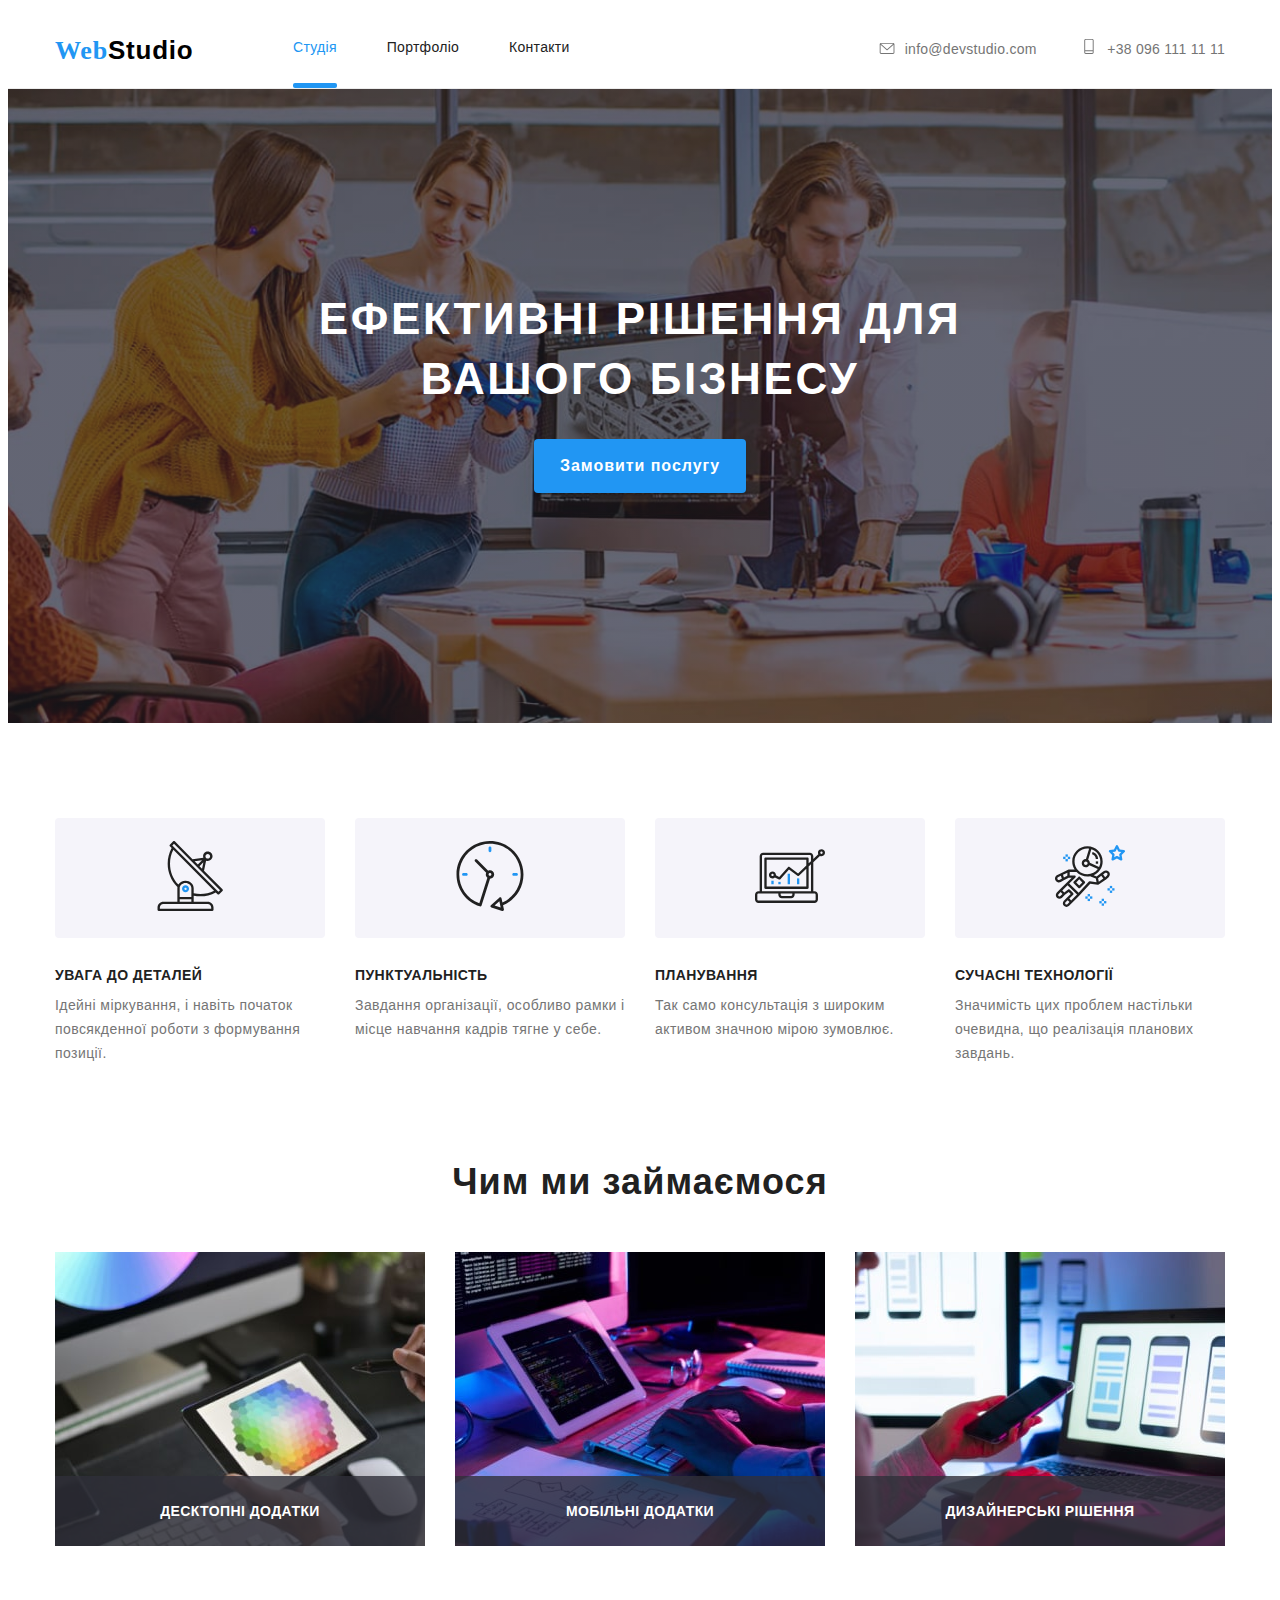
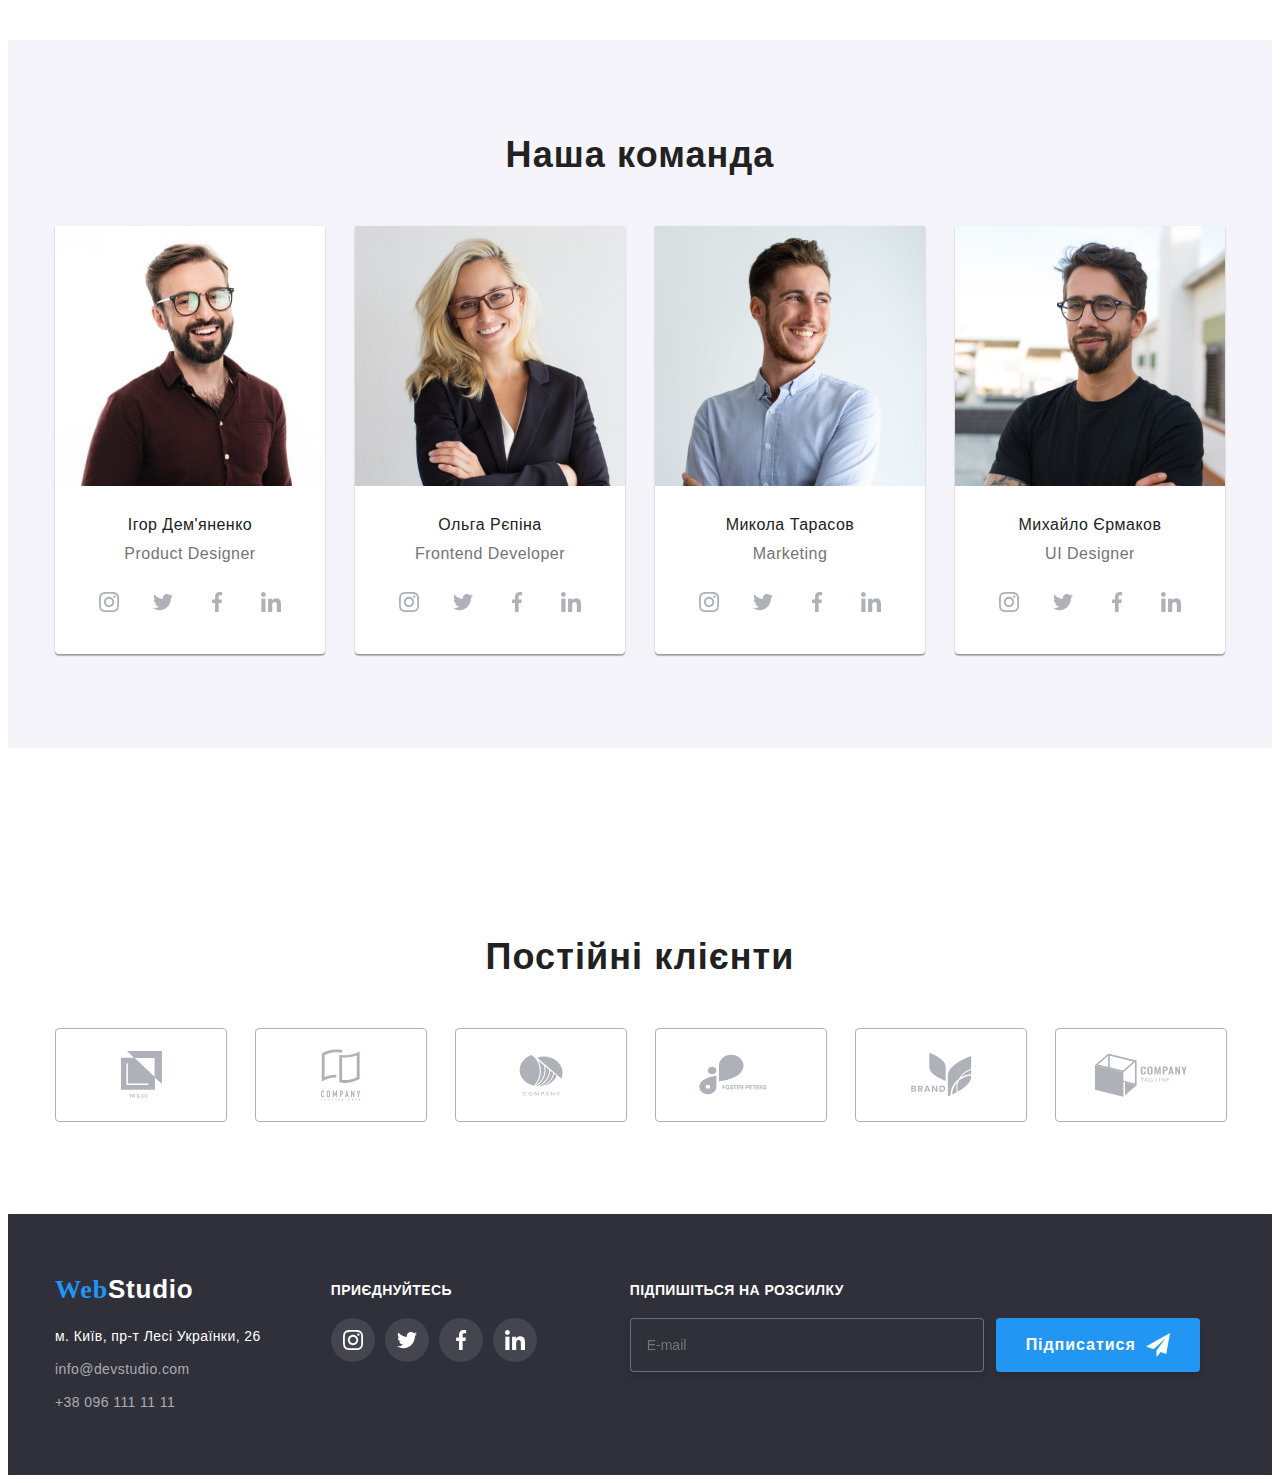
<file: index.html>
<!DOCTYPE html>
<html lang="en">
  <head>
    <meta charset="UTF-8" />
    <meta http-equiv="X-UA-Compatible" content="IE=edge" />
    <meta name="viewport" content="width=device-width, initial-scale=1.0" />
    <title>WebStudio</title>
    <!-- <link rel="stylesheet" href="./css/style.css" /> -->
    <link rel="stylesheet" href="./css/main.min.css">
  </head>

  <body>
    <header class="header">
      <div class="container">
        <nav class="header-nav">
        <a href="./index.html" class="header-logo">
          <h1><span class="logo">Web</span><span class="logo-header">Studio</span></h1>
        </a>
        <ul class="header-list list">
          <li><a href="./index.html" class="header-link link">Студія</a></li>
          <li><a href="./portfolio.html" class="header-links link">Портфоліо</a></li>
          <li><a href="./contacts.html" class="header-links link">Контакти</a></li>
        </ul>
        </nav>
        <div class="header-contact">
          <a href="mailto:info@devstudio.com" class="header-mail link"><svg width="16" height="12" class="header-icons"><use href="./img/icons.svg#icon-envelope-hover"></use></svg>info@devstudio.com</a>
          <a href="tel:+380961111111" class="header-tel link"><svg width="10" height="16" class="header-icons"><use href="./img/icons.svg#icon-Vector-4"></use></svg>+38 096 111 11 11</a>
        </div>
      </div>
    </header>

    <main>
      <section class="hero">
        <div class="hero__container">
          <p class="hero__title">Ефективні рішення для вашого бізнесу</p>
          <button type="button" class="hero__btn" data-modal-open>Замовити послугу</button>
        </div>
      </section>
      <section class="text">
        <div class="container">
          <ul class="text__list list">
            <li class="text__list_items">
              <div class="text__elements">
                <a href="#" class="text__link">
                <svg width="70" height="70" class="text__icons"><use href="./img/icons.svg#icon-Group-3"></use></svg></a>
              </div>
              <p class="text__titles">УВАГА ДО ДЕТАЛЕЙ</p>
              <p class="text__pre_titles">
                Ідейні міркування, і навіть початок повсякденної роботи з
                формування позиції.
              </p>
            </li>
            <li class="text__list_items">
              <div class="text__elements">
                <a href="#" class="text__link">
                <svg width="70" height="70" class="text__icons"><use href="./img/icons.svg#icon-clock-1"></use></svg></a>
              </div>
              <p class="text__titles">ПУНКТУАЛЬНІСТЬ</p>
              <p class="text__pre_titles">
                Завдання організації, особливо рамки і місце навчання кадрів
                тягне у себе.
              </p>
            </li>
            <li class="text__list_items">
              <div class="text__elements">
                <a href="#" class="text__link">
                <svg width="70" height="70" class="text__icons"><use href="./img/icons.svg#icon-diagram-1"></use></svg></a>
              </div>
              <p class="text__titles">ПЛАНУВАННЯ</p>
              <p class="text__pre_titles">
                Так само консультація з широким активом значною мірою зумовлює.
              </p>
            </li>
            <li class="text__list_items">
              <div class="text__elements">
                <a href="#" class="text__link">
                <svg width="70" height="70" class="text__icons"><use href="./img/icons.svg#icon-astronaut-1"></use></svg></a>
              </div>
              <p class="text__titles">СУЧАСНІ ТЕХНОЛОГІЇ</p>
              <p class="text__pre_titles">
                Значимість цих проблем настільки очевидна, що реалізація
                планових завдань.
              </p>
            </li>
          </ul>
        </div>
      </section>
      <section class="work">
        <div class="container">
          <h2 class="work-title">Чим ми займаємося</h2>
          <ul class="work-list list">
            <li class="work-list-items">
              <div class="work-img">
                <img
                src="./img/galerry_img_1.jpg"
                alt="galerry image"
                width="370"
                height="294"
                />
                <p class="work-cover-text">Десктопні додатки</p>
              </div>
            </li>
            <li class="work-list-items">
              <div class="work-img">
                <img
                src="./img/galerry_img_2.jpg"
                alt="galerry image"
                width="370"
                height="294"
                />
                <p class="work-cover-text">Мобільні додатки</p>
              </div>
            </li>
            <li class="work-list-items">
              <div class="work-img">
                <img
                src="./img/galerry_img_3.jpg"
                alt="galerry image"
                width="370"
                height="294"
                />
                <p class="work-cover-text">Дизайнерські рішення</p>
              </div>
            </li>
          </ul>
        </div>
      </section>
      <section class="team">
        <div class="container">
          <h3 class="team-title">Наша команда</h3>
          <ul class="team-list list">
            <li class="team-items">
              <img
                src="./img/team_img_1.jpg"
                alt="team image"
                width="270"
                height="260"
              />
              <p class="team-subject">Ігор Дем'яненко</p>
              <p class="team-desc">Product Designer</p>
              <ul class="team-soc-list list">
                <li class="team-soc-item">
                  <a href="#" class="team-soc-link link">
                    <svg width="20" height="20" class="team-soc-icons"><use href="./img/icons.svg#icon-instagram-2"></use></svg></a>
                </li>
                <li class="team-soc-item">
                  <a href="#" class="team-soc-link link">
                    <svg width="20" height="20" class="team-soc-icons"><use href="./img/icons.svg#icon-twitter-1"></use></svg></a>
                </li>
                <li class="team-soc-item">
                  <a href="#" class="team-soc-link link">
                    <svg width="20" height="20" class="team-soc-icons"><use href="./img/icons.svg#icon-facebook-1"></use></svg></a>
                </li>
                <li class="team-soc-item">
                  <a href="#" class="team-soc-link link">
                    <svg width="20" height="20" class="team-soc-icons"><use href="./img/icons.svg#icon-linkedin-1"></use></svg></a>
                </li>
              </ul>
            </li>
            <li class="team-items">
              <img
                src="./img/team_img_2.jpg"
                alt="team image"
                width="270"
                height="260"
              />
              <p class="team-subject">Ольга Рєпіна</p>
              <p class="team-desc">Frontend Developer</p>
              <ul class="team-soc-list list">
                <li class="team-soc-item">
                  <a href="#" class="team-soc-link link">
                    <svg width="20" height="20" class="team-soc-icons"><use href="./img/icons.svg#icon-instagram-2"></use></svg></a>
                </li>
                <li class="team-soc-item">
                  <a href="#" class="team-soc-link link">
                    <svg width="20" height="20" class="team-soc-icons"><use href="./img/icons.svg#icon-twitter-1"></use></svg></a>
                </li>
                <li class="team-soc-item">
                  <a href="#" class="team-soc-link link">
                    <svg width="20" height="20" class="team-soc-icons"><use href="./img/icons.svg#icon-facebook-1"></use></svg></a>
                </li>
                <li class="team-soc-item">
                  <a href="#" class="team-soc-link link">
                    <svg width="20" height="20" class="team-soc-icons"><use href="./img/icons.svg#icon-linkedin-1"></use></svg></a>
                </li>
              </ul>
            </li>
            <li class="team-items">
              <img
                src="./img/team_img_3.jpg"
                alt="team image"
                width="270"
                height="260"
              />
              <p class="team-subject">Микола Тарасов</p>
              <p class="team-desc">Marketing</p>
              <ul class="team-soc-list list">
                <li class="team-soc-item">
                  <a href="#" class="team-soc-link link">
                    <svg width="20" height="20" class="team-soc-icons"><use href="./img/icons.svg#icon-instagram-2"></use></svg></a>
                </li>
                <li class="team-soc-item">
                  <a href="#" class="team-soc-link link">
                    <svg width="20" height="20" class="team-soc-icons"><use href="./img/icons.svg#icon-twitter-1"></use></svg></a>
                </li>
                <li class="team-soc-item">
                  <a href="#" class="team-soc-link link">
                    <svg width="20" height="20" class="team-soc-icons"><use href="./img/icons.svg#icon-facebook-1"></use></svg></a>
                </li>
                <li class="team-soc-item">
                  <a href="#" class="team-soc-link link">
                    <svg width="20" height="20" class="team-soc-icons"><use href="./img/icons.svg#icon-linkedin-1"></use></svg></a>
                </li>
              </ul>
            </li>
            <li class="team-items">
              <img
                src="./img/team_img_4.jpg"
                alt="team image"
                width="270"
                height="260"
              />
              <p class="team-subject">Михайло Єрмаков</p>
              <p class="team-desc">UI Designer</p>
              <ul class="team-soc-list list">
                <li class="team-soc-item">
                  <a href="#" class="team-soc-link link">
                    <svg width="20" height="20" class="team-soc-icons"><use href="./img/icons.svg#icon-instagram-2"></use></svg></a>
                </li>
                <li class="team-soc-item">
                  <a href="#" class="team-soc-link link">
                    <svg width="20" height="20" class="team-soc-icons"><use href="./img/icons.svg#icon-twitter-1"></use></svg></a>
                </li>
                <li class="team-soc-item">
                  <a href="#" class="team-soc-link link">
                    <svg width="20" height="20" class="team-soc-icons"><use href="./img/icons.svg#icon-facebook-1"></use></svg></a>
                </li>
                <li class="team-soc-item">
                  <a href="#" class="team-soc-link link">
                    <svg width="20" height="20" class="team-soc-icons"><use href="./img/icons.svg#icon-linkedin-1"></use></svg></a>
                </li>
              </ul>
            </li>
          </ul>
        </div>
      </section>
      <section class="regular-clients">
        <div class="container">
        <h3 class="client-text">Постійні клієнти</h3>
          <ul class="clients-list list">
            <li class="clients-item"><a href="#" class="clients-link link">
                <svg width="41" height="47" class="clients-icons"><use href="./img/icons.svg#icon-Union"></use></svg>
              </a>
            </li>
            <li class="clients-item"><a href="#" class="clients-link link">
                <svg width="40" height="52" class="clients-icons"><use href="./img/icons.svg#icon-group"></use></svg>
              </a>
            </li>
            <li class="clients-item"><a href="#" class="clients-link link">
                <svg width="44" height="42" class="clients-icons"><use href="./img/icons.svg#icon-Object"></use></svg>
              </a>
            </li>
            <li class="clients-item"><a href="#" class="clients-link link">
                <svg width="84" height="41" class="clients-icons"><use href="./img/icons.svg#icon-group-1"></use></svg>
              </a>
            </li>
            <li class="clients-item"><a href="#" class="clients-link link">
                <svg width="63" height="45" class="clients-icons"><use href="./img/icons.svg#icon-group-2"></use></svg>
              </a>
            </li>
            <li class="clients-item"><a href="#" class="clients-link link">
                <svg width="94" height="44" class="clients-icons"><use href="./img/icons.svg#icon-Object-1"></use></svg>
              </a>
            </li>
          </ul>
        </div>
      </section>
    </main>

    <footer>
      <section class="footer">
        <div class="container">
          <a href="./index.html" class="logo-footer">
          <h4><span class="logo">Web</span><span class="footer-logo">Studio</span></h4>
          </a>
          <address class="address">
            <ul class="footer-list list">
              <li class="maps-link">
              <a
                  href="https://goo.gl/maps/BGoxk5Z8TYpSF4ss9"
                  target="_blank"
                  class="maps"
                  rel="noopener noreferrer nofollow" style="text-decoration: none;">м. Київ, пр-т Лесі Українки, 26</a>
              </li>
              <li class="mail-link">
                <a href="mailto:info@devstudio.com" class="mail" style="text-decoration: none;">info@devstudio.com</a>
              </li>
              <li class="tel-link">
                <a href="tel:+380961111111" class="tel" style="text-decoration: none;">+38 096 111 11 11</a>
              </li>
            </ul>
            <div class="footer-soc-list">
              <p class="footer-text">приєднуйтесь</p>
              <ul class="soc-list list">
                <li class="soc-item">
                  <a href="#" class="soc-link">
                    <svg width="20" height="20" class="footer-soc-icons"><use href="./img/icons.svg#icon-instagram"></use></svg></a>
                </li>
                <li class="soc-item">
                  <a href="#" class="soc-link">
                    <svg width="20" height="20" class="footer-soc-icons"><use href="./img/icons.svg#icon-twitter-1"></use></svg></a>
                </li>
                <li class="soc-item">
                  <a href="#" class="soc-link">
                    <svg width="20" height="20" class="footer-soc-icons"><use href="./img/icons.svg#icon-facebook-1"></use></svg></a>
                </li>
                <li class="soc-item">
                  <a href="#" class="soc-link">
                    <svg width="20" height="20" class="footer-soc-icons"><use href="./img/icons.svg#icon-linkedin-1"></use></svg></a>
                </li>
              </ul>
            </div>
            <div class="footer-group-input">
              <p class="footer-text">Підпишіться на розсилку</p>
              <div class="footer-input-wrapper">
                <input type="email" class="footer-input"
                placeholder="E-mail">
                <button type="submit" class="footer-button">Підписатися<svg width="24" height="24" class="footer-button-icon"><use href="./img/icons.svg#icon-icon-send-1"></use></svg></button>
              </div>
            </div>
          </address>
        </div>
      </section>
    </footer>
    
    <div class="backdrop is-hidden" data-modal>
      <div class="modal">
        <button type="button" class="modal-close" data-modal-close>
          <svg width="11" height="11" class="modal-icon"><use href="./img/icons.svg#icon-Vector-5"></use></svg>
        </button>
        <p class="modal-heading">Залиште свої дані, ми вам передзвонимо</p>
        <form action="#">

          <div class="modal-input-group">
            <label for="name">Ім'я</label>
            <div class="modal-input-wrapper">
              <input type="text" class="modal-input" name="name" id="name"
              required>
                <svg class="modal-input-icon" width="18" height="18">
                <use href="./img/icons.svg#icon-Vector-6"></use></svg>
            </div>
          </div>

          <div class="modal-input-group">
            <label for="name-tel">Телефон</label>
            <div class="modal-input-wrapper">
              <input type="tel" class="modal-input"
              name="name-tel" id="name-tel"
              pattern="[\+]\d{3}\s[\(]\d{2}[\)]\s\d{3}[\-]\d{2}[\-]\d{2}"
              required>
              <svg class="modal-input-icon" width="18" height="18">
                <use href="./img/icons.svg#icon-Vector-7"></use></svg>
            </div>
          </div>

          <div class="modal-input-group">
            <label for="name-email">Пошта</label>
            <div class="modal-input-wrapper">
              <input type="email" class="modal-input"
              name="name-email" id="name-email"
              required>
              <svg class="modal-input-icon" width="18" height="18">
                <use href="./img/icons.svg#icon-Vector-8"></use></svg>
            </div>
          </div>
          
          <div class="modal-input-group">
            <label for="comment">Коментар</label>
              <textarea name="comment" id="comment" class="modal-text"
              placeholder="Введіть текст"></textarea>
          </div>

          <div class="modal-group">
            <input type="checkbox" name="politic" id="politic" class="modal-politic-check visually-hidden">
            <label for="politic" class="modal-politic-label">
              <span class="modal-politic-check2">
                <svg width="11" height="8">
                <use href="./img/icons.svg#icon-Vector-9"></use></svg>
              </span>
              Погоджуюся з розсилкою та приймаю<a href="" class="modal-politic">Умови договору</a></label>
          </div>
          <button type="submit" class="modal-btn">Відправити</button>
        </form>
      </div>
    </div>
    <script src="./js/modal.js"></script>
  </body>
</html>
</file>
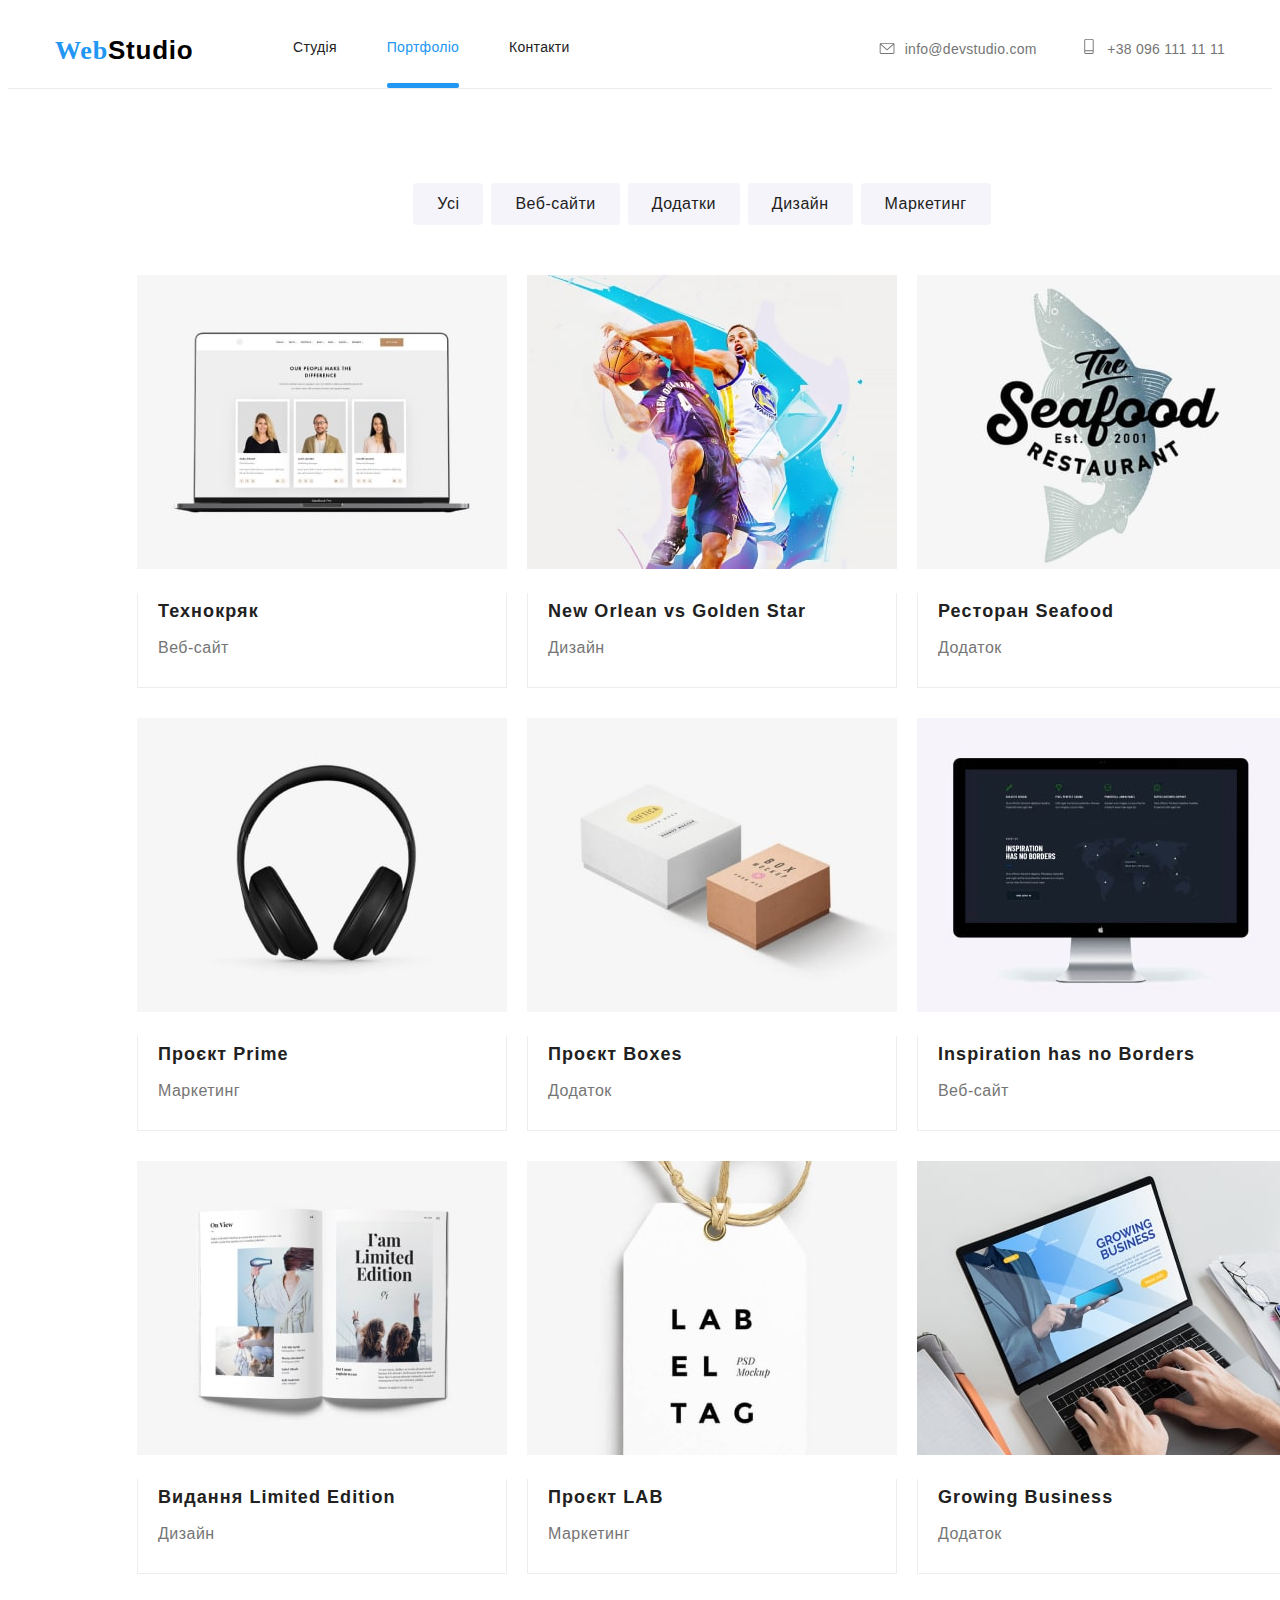
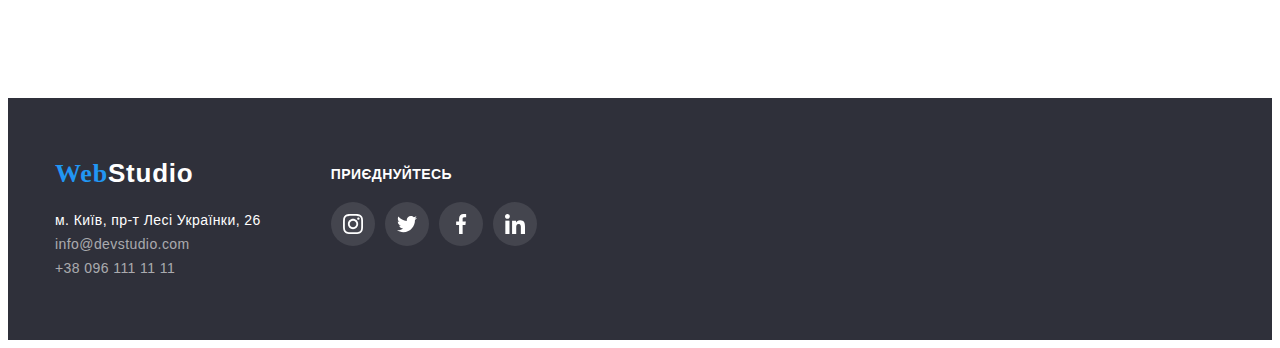
<file: portfolio.html>
<!DOCTYPE html>
<html lang="en">
<head>
    <meta charset="UTF-8">
    <meta http-equiv="X-UA-Compatible" content="IE=edge">
    <meta name="viewport" content="width=device-width, initial-scale=1.0">
    <title>Portfolio</title>
    <!-- <link rel="stylesheet" href="./css/style.css"> -->
    <link rel="stylesheet" href="./css/main.min.css">
</head>
<body>
    <header class="header">
        <div class="container">
            <nav class="header-nav">
                <a href="./index.html" class="header-logo">
                    <h1><span class="logo">Web</span><span class="logo-header">Studio</span></h1>
                </a>
                <ul class="header-list list">
                    <li><a href="./index.html" class="header-links link">Студія</a></li>
                    <li><a href="./portfolio.html" class="header-link link">Портфоліо</a></li>
                    <li><a href="./contacts.html" class="header-links link">Контакти</a></li>
                </ul>
            </nav>
        <div class="header-contact">
          <a href="mailto:info@devstudio.com" class="header-mail link"><svg width="16" height="12" class="header-icons"><use href="./img/icons.svg#icon-envelope-hover"></use></svg>info@devstudio.com</a>
          <a href="tel:+380961111111" class="header-tel link"><svg width="10" height="16" class="header-icons"><use href="./img/icons.svg#icon-Vector-4"></use></svg>+38 096 111 11 11</a>
        </div>
    </div>
 </header>

<main>
    <section class="main">
        <div class="container">
        <ul class="main-list list">
            <li class="main-link link">
                <button type="button" class="main-button link">Усі</button>
            </li>
            <li class="main-link link">
                <button type="button" class="main-button link">Веб-сайти</button>
            </li>
            <li class="main-link link">
                <button type="button" class="main-button link">Додатки</button>
            </li>
            <li class="main-link link">
                <button type="button" class="main-button link">Дизайн</button>
            </li>
            <li class="main-link link">
                <button type="button" class="main-button link">Маркетинг</button>
            </li>
        </ul>
        <ul class="main-list2 list">
            <li class="list-item">
                <div class="item-img">
                    <img src="./img/all_img_1.jpg" alt="all image">
                    <p class="item-cover-text">****************</p>
                </div>
                <div class="item-text">
                    <p class="title">Технокряк</p>
                    <p class="subtitle">Веб-сайт</p>
                </div>
            </li>
            <li class="list-item">
                <div class="item-img">
                    <img src="./img/all_img_2.jpg" alt="all image">
                    <p class="item-cover-text">****************</p>
                </div>
                    <div class="item-text">
                    <p class="title">New Orlean vs Golden Star</p>
                    <p class="subtitle">Дизайн</p>
                    </div>
            </li>
            <li class="list-item">
                <div class="item-img">
                    <img src="./img/all_img_3.jpg" alt="all image">
                    <p class="item-cover-text">****************</p>
                </div>
                    <div class="item-text">
                    <p class="title">Ресторан Seafood</p>
                    <p class="subtitle">Додаток</p>
                    </div>
            </li>
            <li class="list-item">
                <div class="item-img">
                    <img src="./img/all_img_4.jpg" alt="all image">
                    <p class="item-cover-text">****************</p>
                </div>
                    <div class="item-text">
                    <p class="title">Проєкт Prime</p>
                    <p class="subtitle">Маркетинг</p>
                    </div>
            </li>
            <li class="list-item">
                <div class="item-img">
                    <img src="./img/all_img_5.jpg" alt="all image">
                    <p class="item-cover-text">****************</p>
                </div>
                    <div class="item-text">
                    <p class="title">Проєкт Boxes</p>
                    <p class="subtitle">Додаток</p>
                    </div>
            </li>
            <li class="list-item">
                <div class="item-img">
                    <img src="./img/all_img_6.jpg" alt="all image">
                    <p class="item-cover-text">****************</p>
                </div>
                    <div class="item-text">
                    <p class="title">Inspiration has no Borders</p>
                    <p class="subtitle">Веб-сайт</p>
                    </div>
            </li>
            <li class="list-item">
                <div class="item-img">
                    <img src="./img/all_img_7.jpg" alt="all image">
                    <p class="item-cover-text">****************</p>
                </div>
                    <div class="item-text">
                    <p class="title">Видання Limited Edition</p>
                    <p class="subtitle">Дизайн</p>
                    </div>
            </li>
            <li class="list-item">
                <div class="item-img">
                    <img src="./img/all_img_8.jpg" alt="all image">
                    <p class="item-cover-text">****************</p>
                </div>
                    <div class="item-text">
                    <p class="title">Проєкт LAB</p>
                    <p class="subtitle">Маркетинг</p>
                    </div>
            </li>
            <li class="list-item">
                <div class="item-img">
                    <img src="./img/all_img_9.jpg" alt="all image">
                    <p class="item-cover-text">****************</p>
                </div>
                    <div class="item-text">
                    <p class="title">Growing Business</p>
                    <p class="subtitle">Додаток</p>
                    </div>
            </li>
        </ul>
        </div>
    </section>
</main>
    
    <footer>
        <section class="footer">
            <div class="container">
                <a href="./index.html" class="header-logo">
                    <h4><span class="logo">Web</span><span class="footer-logo">Studio</span></h4>
                </a>
        <address class="address">
            <ul class="footer-list list">
                <li><a href="https://goo.gl/maps/BGoxk5Z8TYpSF4ss9" class="maps" style="text-decoration: none;" target="_blank" rel="noopener noreferrer nofollow">м. Київ, пр-т Лесі Українки, 26</a></li>
                <li><a href="mailto:info@devstudio.com" class="mail" style="text-decoration: none;">info@devstudio.com</a></li>
                <li><a href="tel:+380961111111" class="tel" style="text-decoration: none;">+38 096 111 11 11</a></li>
            </ul>
            <div class="footer-soc-list">
              <p class="footer-text">приєднуйтесь</p>
              <ul class="soc-list list">
                <li class="soc-item">
                  <a href="#" class="soc-link">
                    <svg width="20" height="20" class="footer-soc-icons"><use href="./img/icons.svg#icon-instagram"></use></svg></a>
                </li>
                <li class="soc-item">
                  <a href="#" class="soc-link">
                    <svg width="20" height="20" class="footer-soc-icons"><use href="./img/icons.svg#icon-twitter-1"></use></svg></a>
                </li>
                <li class="soc-item">
                  <a href="#" class="soc-link">
                    <svg width="20" height="20" class="footer-soc-icons"><use href="./img/icons.svg#icon-facebook-1"></use></svg></a>
                </li>
                <li class="soc-item">
                  <a href="#" class="soc-link">
                    <svg width="20" height="20" class="footer-soc-icons"><use href="./img/icons.svg#icon-linkedin-1"></use></svg></a>
                </li>
              </ul>
            </div>
        </address>
        </div>
        </section>
    </footer>
</body>
</html>
</file>
<file: css/style.css>
:root {
  --main-color: #ccc;

  --accent-color: #2196f3;

  --main-margin: 30px;
}
p,
h1,
h2,
h3,
h4,
h5,
h6 {
  margin: 0;
}
ul {
  margin: 0;
  padding-left: 0;
}
button {
  cursor: pointer;
}
img {
  display: block;
}

body {
  font-family: "Roboto", sans-serif;
  color: #212121;
}

.container {
  width: 1170px;
  padding: 0 15px;
  margin: 0 auto;
}

.link {
  text-decoration: none;
}
.list {
  list-style: none;
}
/*------------HEADER------------*/
.header {
  border-bottom: 1px;
  border-bottom-style: solid;
  border-color: #ececec;
  padding: 25px 0;
}
header .container {
  display: flex;
  align-items: center;
}
.header-nav {
  display: flex;
  align-items: center;
}
.header-contact {
  margin-left: auto;
}
.header-list {
  font-family: "Roboto";
  font-style: normal;
  font-weight: 500;
  font-size: 14px;
  line-height: 16px;
  letter-spacing: 0.02em;
  color: #212121;
  display: flex;
}
.header-logo {
  width: 145px;
  height: 31px;
  margin-right: 93px;
  text-decoration: none;
  display: flex;
  align-items: center;
}
.logo {
  font-family: "Raleway";
  font-style: normal;
  font-weight: 700;
  font-size: 26px;
  line-height: calc(31 / 26);
  /* identical to box height */
  letter-spacing: 0.03em;
  color: #2196f3;
}
.logo-header {
  font-family: "Raleway", sans-serif;
  font-style: normal;
  font-weight: 700;
  font-size: 26px;
  line-height: calc(31 / 26);
  letter-spacing: 0.03em;
  color: #000;
  margin-right: 93px;
}
.header-links {
  font-family: "Roboto", sans-serif;
  font-style: normal;
  font-weight: 500;
  font-size: 14px;
  line-height: 1.14;
  letter-spacing: 0.02em;
  color: #212121;
  transition: color 250ms cubic-bezier(0.4, 0, 0.2, 1);
}
/*.header-list li + li {
  margin-left: 50px;
}*/
.header-list > li:not(:last-child) {
  margin-right: 50px;
}

.header-links:hover,
.header-links:focus {
  color: var(--accent-color);
}

.header-link {
  font-family: "Roboto", sans-serif;
  font-style: normal;
  font-weight: 500;
  font-size: 14px;
  line-height: 1.14;
  letter-spacing: 0.02em;
  color: #2196f3;
  transition: color 250ms cubic-bezier(0.4, 0, 0.2, 1);
}
.header-link:hover,
.header-link:focus {
  color: var(--accent-color);
}
.header-tel {
  font-weight: 500;
  font-size: 14px;
  line-height: 1.14;
  letter-spacing: 0.02em;
  color: #757575;
  transition: color 250ms cubic-bezier(0.4, 0, 0.2, 1);
}
/* .header-tel:hover,
.header-tel:focus {
  color: var(--accent-color);
} */
.header-tel:hover,
.header-tel:focus {
  color: var(--accent-color);
}
.header-icons {
  fill: currentColor;
}
.header-mail {
  font-weight: 500;
  font-size: 14px;
  line-height: 1.14;
  letter-spacing: 0.02em;
  color: #757575;
  margin-right: 40px;
  transition: color 250ms cubic-bezier(0.4, 0, 0.2, 1);
}
/* .header-mail:hover,
.header-mail:focus {
  color: var(--accent-color);
} */
.header-mail:hover,
.header-mail:focus {
  color: var(--accent-color);
}
.header-icons {
  fill: currentColor;
}
.header-icons {
  margin-right: 10px;
  width: 16px;
}

/*------------HERO------------*/

.hero-container {
  padding: 200px 0;
  max-width: 1600px;
  min-width: 1200px;
  margin: auto;
  background-image: linear-gradient(
      rgba(47, 48, 58, 0.4),
      rgba(47, 48, 58, 0.4)
    ),
    url(../img/hero-img.jpg);
  background-repeat: no-repeat;
  background-size: cover;
  background-position: center;
  background-color: #2f303a;
}
.hero-title {
  font-family: inherit;
  font-style: normal;
  background-color: #2f303a;
  font-weight: 900;
  font-size: 44px;
  line-height: 1.36;
  text-align: center;
  letter-spacing: 0.06em;
  text-transform: uppercase;
  background-color: transparent;
  color: #ffffff;
  display: flex;
  align-items: center;
  justify-content: center;
  width: 700px;
  height: 120px;
  margin: 0 auto;
}
.hero-btn {
  font-family: inherit;
  font-weight: 700;
  font-size: 16px;
  line-height: 1.87;
  display: flex;
  align-items: center;
  text-align: center;
  letter-spacing: 0.06em;
  color: #ffffff;
  background: #2196f3;
  box-shadow: 0px 4px 4px rgba(0, 0, 0, 0.15);
  border-radius: 4px;
  border-color: transparent;
  margin: 30px auto;
  padding: 10px 24px;
}
.hero-btn:hover,
.hero-btn:focus {
  background-color: var(--accent-color);
}
/*------------TEXT------------*/
.text {
  padding: 95px 0;
}
.list-text {
  display: flex;
}
.text-items:not(:last-child) {
  margin-right: var(--main-margin);
}
.text-elements {
  width: 270px;
  height: 120px;
  display: flex;
  background: #f5f4fa;
  border-radius: 4px;
  justify-content: center;
  align-items: center;
}
.text-elements:not(:last-child) {
  margin: 0 0 30px 0;
}
.text-titles {
  font-weight: 700;
  font-size: 14px;
  line-height: 1.14;
  letter-spacing: 0.03em;
  text-transform: uppercase;
  color: #212121;
  padding-bottom: 10px;
}
.text-pre-titles {
  font-weight: 400;
  font-size: 14px;
  line-height: 1.71;
  letter-spacing: 0.03em;
  color: #757575;
  max-width: 270px;
}
/*------------WORK------------*/
.work {
  padding-bottom: 94px;
}
.work-title {
  font-family: inherit;
  font-weight: 700;
  font-size: 36px;
  line-height: 1.16;
  text-align: center;
  letter-spacing: 0.03em;
  color: #212121;
  padding-bottom: 50px;
}
.work-list {
  display: flex;
}
/* .work-items {
} */
.work-img {
  position: relative;
}
.work-cover-text {
  font-family: inherit;
  font-weight: 700;
  font-size: 14px;
  line-height: 16px;
  text-align: center;
  letter-spacing: 0.03em;
  text-transform: uppercase;
  color: #ffffff;
  width: 100%;
  background: rgba(47, 48, 58, 0.8);
  padding: 27px 0;

  position: absolute;
  top: 0;
  transform: translateY(320%);
}
.work-items:not(:last-child) {
  margin-right: var(--main-margin);
}
/*------------TEAM------------*/
.team {
  background-color: #f5f4fa;
  padding: 94px 0;
}
.team-title {
  font-family: inherit;
  font-weight: 700;
  font-size: 36px;
  line-height: 1.16;
  text-align: center;
  letter-spacing: 0.03em;
  color: #212121;
  padding-bottom: 50px;
}
.team-list {
  display: flex;
  max-width: 1170px;
}
.team-items:not(:last-child) {
  margin-right: var(--main-margin);
}
.team-items {
  width: calc((100% - 90px) / 4);
  border-radius: 0px 0px 4px 4px;
  background: #ffffff;
  box-shadow: 0px 1px 3px rgba(0, 0, 0, 0.12), 0px 1px 1px rgba(0, 0, 0, 0.14),
    0px 2px 1px rgba(0, 0, 0, 0.2);
}
.team-subject {
  font-weight: 500;
  font-size: 16px;
  line-height: 1.18;
  text-align: center;
  letter-spacing: 0.03em;
  color: #212121;
  margin: 30px 0 10px;
}
.team-desc {
  font-weight: 400;
  font-size: 16px;
  line-height: 1.18;
  text-align: center;
  letter-spacing: 0.03em;
  color: #757575;
  margin: 10px 0 16px;
}
.team-soc-list {
  display: flex;
  justify-content: center;
  align-items: center;
}
.team-soc-item {
  width: 44px;
  height: 44px;
  margin-bottom: var(--main-margin);
}
.team-soc-item:not(:last-child) {
  margin-right: 10px;
}
.team-soc-link {
  width: 100%;
  height: 100%;
  display: flex;
  background-color: #ffffff;
  border-radius: 50%;
  justify-content: center;
  align-items: center;
  color: #afb1b8;
  transition: color 250ms cubic-bezier(0.4, 0, 0.2, 1);
}
.team-soc-link:hover {
  color: var(--accent-color);
}
.team-soc-icons {
  fill: currentColor;
}
/* .team-soc-link:hover .team-soc-icons {
  fill: var(--accent-color);
} */

/* .team-soc-link:hover {
  color: var(--accent-color);
}
.team-soc-icons {
  fill: currentColor;
} */
/*------------CLIENTS------------*/
.regular-clients {
  padding: 94px 0;
}
.client-text {
  font-family: inherit;
  font-weight: 700;
  font-size: 36px;
  line-height: 42px;
  text-align: center;
  letter-spacing: 0.03em;
  color: #212121;
  margin: 94px auto 50px;
}
.clients-list {
  display: flex;
  justify-content: center;
  align-items: center;
}
.clients-item {
  width: 170px;
  height: 92px;
}
.clients-item:not(:last-child) {
  margin-right: var(--main-margin);
}
.clients-link {
  width: 100%;
  height: 100%;
  display: flex;
  border: 1px solid #afb1b8;
  border-radius: 4px;
  justify-content: center;
  align-items: center;
  color: #afb1b8;
  transition: color 250ms cubic-bezier(0.4, 0, 0.2, 1),
    border-color 250ms cubic-bezier(0.4, 0, 0.2, 1);
}
.clients-link:hover {
  color: var(--accent-color);
  border-color: var(--accent-color);
}
.clients-icons {
  fill: currentColor;
}
/* .clients-link:hover .clients-icons {
  fill: var(--accent-color);
} */

/*------------FOOTER------------*/
.footer {
  background-color: #2f303a;
  padding: 60px 0;
}
.logo-footer {
  width: 145px;
  height: 31px;
  text-decoration: none;
}
.address {
  display: flex;
  margin-top: 20px;
}
.footer-logo {
  font-family: inherit;
  font-style: normal;
  font-weight: 700;
  font-size: 26px;
  line-height: 1.19;
  letter-spacing: 0.03em;
  color: #ffffff;
  margin-bottom: 20px;
}
.footer-title {
  font-family: inherit;
  font-style: normal;
  font-weight: 700;
  font-size: 26px;
  line-height: 1.19;
  letter-spacing: 0.03em;
  color: #2196f3;
}
.maps-link {
  margin-bottom: 9px;
}
.maps {
  font-style: normal;
  font-weight: 400;
  font-size: 14px;
  line-height: 1.71;
  letter-spacing: 0.03em;
  color: #ffffff;
  margin: 28px 0 12px;
  transition: color 250ms cubic-bezier(0.4, 0, 0.2, 1);
}
.maps:hover,
.maps:focus {
  color: #2196f3;
}
.mail-link {
  margin-bottom: 9px;
}
.mail {
  font-style: normal;
  font-weight: 400;
  font-size: 14px;
  line-height: 1.71;
  letter-spacing: 0.03em;
  color: rgba(255, 255, 255, 0.6);
  margin-bottom: 12px;
  transition: color 250ms cubic-bezier(0.4, 0, 0.2, 1);
}
.mail:hover,
.mail:focus {
  color: #2196f3;
}
.tel {
  font-style: normal;
  font-weight: 400;
  font-size: 14px;
  line-height: 1.71;
  letter-spacing: 0.03em;
  color: rgba(255, 255, 255, 0.6);
  transition: color 250ms cubic-bezier(0.4, 0, 0.2, 1);
}
.tel:hover,
.tel:focus {
  color: #2196f3;
}
.footer-soc-list {
  margin-top: -43px;
  margin-left: 70px;
  width: 206px;
  height: 80px;
}
.soc-list {
  display: flex;
  justify-content: center;
  align-items: center;
}
.soc-item {
  width: 44px;
  height: 44px;
}
.soc-item:not(:last-child) {
  margin-right: 10px;
}
.soc-link {
  width: 100%;
  height: 100%;
  display: flex;
  background: rgba(255, 255, 255, 0.1);
  border-radius: 50%;
  justify-content: center;
  align-items: center;
  color: #ffffff;
  transition: background-color 250ms cubic-bezier(0.4, 0, 0.2, 1);
}
.soc-link:hover {
  background-color: var(--accent-color);
}
.footer-soc-icons {
  fill: currentColor;
}

.footer-group-input {
  margin-left: 93px;
  margin-top: -43px;
}

.footer-text {
  font-family: inherit;
  font-style: normal;
  font-weight: 700;
  font-size: 14px;
  line-height: 16px;
  letter-spacing: 0.03em;
  text-transform: uppercase;
  color: #ffffff;
  padding-bottom: 20px;
}

.footer-input-wrapper {
  display: flex;
  justify-content: center;
  align-items: center;
}
.footer-input {
  width: 360px;
  height: 50px;
  margin-right: 12px;
  background: #2f303a;
  border: 1px solid rgba(255, 255, 255, 0.3);
  filter: drop-shadow(0px 4px 4px rgba(0, 0, 0, 0.15));
  border-radius: 4px;
  color: #ffffff;
  font-size: 14px;
}
.footer-button {
  font-family: inherit;
  font-weight: 700;
  font-size: 16px;
  line-height: 30px;
  display: flex;
  align-items: center;
  text-align: center;
  letter-spacing: 0.06em;
  color: #ffffff;

  padding: 10px 28px;
  background-color: var(--accent-color);
  border-radius: 4px;
  box-shadow: 0px 4px 4px rgba(0, 0, 0, 0.15);
  border-color: transparent;
}
/* .footer-button-icon {
  color: #ffffff;
} */
.footer-button + svg {
  margin-left: 10px;
  fill: #ffffff;
}
/*------------Portfolio------------*/
.main {
  padding: 94px;
}
.main-button {
  font-family: inherit;
  font-style: normal;
  font-weight: 500;
  font-size: 16px;
  line-height: 1.62;
  text-align: center;
  letter-spacing: 0.03em;
  color: #212121;
  padding: 6px 22px 6px 22px;
  background: #f5f4fa;
  border-radius: 4px;
  border-color: transparent;

  transition: background-color 250ms cubic-bezier(0.4, 0, 0.2, 1),
    color 250ms cubic-bezier(0.4, 0, 0.2, 1);
}
.main-button:hover,
.main-button:focus {
  color: #ffffff;
  background-color: #2196f3;
  border-color: transparent;
  box-shadow: 0px 3px 1px rgba(0, 0, 0, 0.1), 0px 1px 2px rgba(0, 0, 0, 0.08),
    0px 2px 2px rgba(0, 0, 0, 0.12);
}
.main-list {
  margin-bottom: 50px;
  text-align: center;
}
.list-main {
  display: flex;
  flex-wrap: wrap;
}
.item {
  width: calc((100% - 60px) / 3);
  margin-left: 20px;
  margin-bottom: 30px;
  border-bottom: 110px;

  transition: box-shabow 1000ms cubic-bezier(0.4, 0, 0.2, 1);
}
.item:hover {
  box-shadow: 0px 1px 1px rgba(0, 0, 0, 0.12), 0px 4px 4px rgba(0, 0, 0, 0.06),
    1px 4px 6px rgba(0, 0, 0, 0.16);
}
.item:hover .item-cover-text {
  transform: translateY(0);
}
.item-img {
  position: relative;
  overflow: hidden;
}

.item-cover-text {
  font-family: inherit;
  font-weight: 700;
  font-size: 14px;
  line-height: 16px;
  text-align: center;
  letter-spacing: 0.03em;
  text-transform: uppercase;
  color: #ffffff;
  width: 100%;
  height: 100%;
  background: rgba(33, 150, 243, 0.9);
  padding: 27px 0;

  position: absolute;
  top: 0;
  transform: translateY(100%);
  transition: 250ms cubic-bezier(0.4, 0, 0.2, 1);
}

/*-------якщо-тексту-більше-за-розміри-секції-------*/

/* .item-cover-text::-webkit-scrollbar {
  width: 5px;
}
.item-cover-text::-webkit-scrollbar-track {
  box-shadow: inset 0 0 2px rgba(0, 0, 0, 0.00);
}
.item-cover-text::-webkit-scrollbar-thumb {
  background-color: transparent;
} */

/*-------якщо-тексту-більше-за-розміри-секції-------*/

.item-text {
  /* border: 1px solid #eeeeee; */
  width: 368px;

  border-right-width: 1px;
  border-right-style: solid;
  border-right-color: #eeeeee;

  border-bottom-width: 1px;
  border-bottom-style: solid;
  border-bottom-color: #eeeeee;

  border-left-width: 1px;
  border-left-style: solid;
  border-left-color: #eeeeee;
}
/* .item:nth-child(1) {
  width: 370px;
  box-shadow: 0px 1px 1px rgba(0, 0, 0, 0.12),
    0px 4px 4px rgba(0, 0, 0, 0.06),
    1px 4px 6px rgba(0, 0, 0, 0.16);
} */
.title {
  font-weight: 700;
  font-size: 18px;
  line-height: 36px;
  letter-spacing: 0.06em;
  color: #212121;
  margin: 24px 20px 4px 20px;
  width: 322px;
}
.subtitle {
  font-weight: 400;
  font-size: 16px;
  line-height: 1.87;
  letter-spacing: 0.03em;
  color: #757575;
  margin: 4px 24px 24px 20px;
}

/*--------------------DACKDROP--------------------*/
.backdrop {
  position: fixed;
  top: 0;
  width: 100%;
  height: 100%;
  background: rgba(0, 0, 0, 0.4);
  transition: opacity 250ms cubic-bezier(0.4, 0, 0.2, 1),
    visibility 250ms cubic-bezier(0.4, 0, 0.2, 1);
}

.modal {
  position: absolute;
  top: 50%;
  left: 50%;
  transform: translate(-50%, -50%) scale(1) rotate(0);
  background: #ffffff;
  box-shadow: 0px 1px 3px rgba(0, 0, 0, 0.12), 0px 1px 1px rgba(0, 0, 0, 0.14),
    0px 2px 1px rgba(0, 0, 0, 0.2);
  border-radius: 4px;
  transition: transform 250ms cubic-bezier(0.4, 0, 0.2, 1);
  padding: 40px;
}
.backdrop.is-hidden .modal {
  transform: translate(-50%, -50%) scale(0) /* scaleY(0) */ rotate(-180deg);
}

.modal-close {
  position: absolute;
  top: 8px;
  right: 8px;
  width: 30px;
  height: 30px;
  background: #ffffff;
  border: 1px solid rgba(0, 0, 0, 0.1);
  border-radius: 50%;
  display: flex;
  align-items: center;
  justify-content: center;
  transition: border-color 250ms cubic-bezier(0.4, 0, 0.2, 1);
}
.modal-close:hover,
.modal-close:focus {
  border-color: var(--accent-color);
}

/* .modal-icon {
}
.modal-close:hover + .modal-icon,
.modal-close:focus + .modal-icon {
  fill: var(--accent-color);
} */

.is-hidden {
  opacity: 0;
  visibility: hidden;
  pointer-events: none;
}

.modal-heading {
  font-family: inherit;
  font-weight: 700;
  font-size: 20px;
  line-height: 23px;
  text-align: center;
  letter-spacing: 0.03em;
  color: #212121;
  margin-bottom: 12px;
}

.modal-input {
  width: calc(100% - 47px);
  height: 40px;
  border: 1px solid rgba(33, 33, 33, 0.2);
  border-radius: 4px;
  padding-left: 42px;
  font-size: 14px;
  transition: border-color 250ms cubic-bezier(0.4, 0, 0.2, 1);
}
.modal-input:focus,
.modal-input:hover {
  border-color: var(--accent-color);
}
.modal-input:focus + svg,
.modal-input:hover + svg {
  fill: var(--accent-color);
}

/* .modal-input:not(:focus):not(:placeholder-show):valid {
  background-color: var(--accent-color);
}
.modal-input:not(:focus):not(:placeholder-show):invalid {
  background-color: rgda(255, 0, 0, 0.2);
} */

.modal-input-group {
  width: 100%;
  margin-bottom: 10px;
}
.modal-input-group label {
  margin-bottom: 10px;
  font-family: inherit;
  font-weight: 400;
  font-size: 12px;
  line-height: 14px;
  letter-spacing: 0.01em;
  color: #757575;
  display: block;
}

.modal-text {
  font-family: inherit;
  font-weight: 400;
  font-size: 12px;
  line-height: 14px;
  letter-spacing: 0.01em;
  color: #757575;

  width: calc(100% - 35px);
  height: 120px;
  border: 1px solid rgba(33, 33, 33, 0.2);
  border-radius: 4px;
  padding: 12px 16px;
  resize: none;
  transition: border-color 250ms cubic-bezier(0.4, 0, 0.2, 1);
}
.modal-text:focus,
.modal-text:hover {
  border-color: var(--accent-color);
}
.modal-input:focus,
.modal-input::placeholder {
  border-color: var(--accent-color);
}

.modal-input-icon {
  position: absolute;
}
.modal-input-wrapper {
  position: relative;
}
.modal-input-icon {
  top: 50%;
  left: 15px;
  transform: translateY(-50%);
  transition: fill 250ms cubic-bezier(0.4, 0, 0.2, 1);
}
label.modal-politic-label {
  display: flex;
  align-items: center;
  justify-content: center;
}
.visually-hidden {
  position: absolute;
  width: 1px;
  height: 1px;
  margin: -1px;
  border: 0;
  padding: 0;
  white-space: nowrap;
  overflow: hidden;
  opacity: 0;
}
.modal-politic-check2 {
  width: 16px;
  height: 16px;
  content: "";
  border: 2px solid #212121;
  border-radius: 4px;
  font-family: "Roboto";
  font-style: normal;
  font-weight: 400;
  font-size: 14px;
  line-height: 24px;
  letter-spacing: 0.03em;
  color: #757575;
  display: flex;
  justify-content: center;
  align-items: center;
  transition: background-color 250ms cubic-bezier(0.4, 0, 0.2, 1);
  cursor: pointer;
  margin-right: 8px;
}
.modal-politic-check2 svg {
  fill: transparent;
}
.modal-politic-check:checked + label > span {
  border-color: transparent;
  background-color: var(--accent-color);
}
.modal-politic-check:checked + label > span svg {
  color: fill;
}

.modal-group {
  margin-bottom: 10px;
  font-family: inherit;
  font-weight: 400;
  font-size: 12px;
  line-height: 14px;
  letter-spacing: 0.03em;
  color: #757575;
}
.modal-politic {
  color: var(--accent-color);
  margin-left: 4px;
}



/* .modal-politic-label::before {
  width: 14px;
  height: 14px;
  content: "";
  border: 2px solid #212121;
  border-radius: 4px;

  font-family: "Roboto";
  font-style: normal;
  font-weight: 400;
  font-size: 14px;
  line-height: 24px;
  letter-spacing: 0.03em;
  color: #757575;
} */
/* .modal-politic-check:checked + label::before {
  border: none;
  background-repeat: no-repeat;
  background-position: center;
  background-image: url(../img/Vector\ \(9\).svg);
  background-color: var(--accent-color);
} */

.modal-btn {
  font-family: inherit;
  font-weight: 700;
  font-size: 16px;
  line-height: 30px;
  display: block;
  letter-spacing: 0.06em;
  color: #ffffff;
  margin: 0 auto;

  margin-top: 30px;
  background: var(--accent-color);
  padding: 10px 50px;
  border-radius: 4px;
  border: transparent;
  transition: box-shadow 250ms cubic-bezier(0.4, 0, 0.2, 1);
}
.modal-btn:hover,
.modal-btn:focus {
  box-shadow: 0px 4px 4px rgba(0, 0, 0, 0.15);
}
</file>
<file: css/main.min.css>
:root {
    --main-color: #ccc;

    --accent-color: #2196f3;

    --main-margin: 30px;
}
p,
h1,
h2,
h3,
h4,
h5,
h6 {
  margin: 0;
}
ul {
  margin: 0;
  padding-left: 0;
}
button {
  cursor: pointer;
}
body {
    font-family: "Roboto", sans-serif;
    color: #212121;
}
img {
  display: block;
}

.container {
  width: 1170px;
  padding: 0 15px;
  margin: 0 auto;
}

.link {
  text-decoration: none;
}
.list {
  list-style: none;
}
/*------------HEADER------------*/
.header {
  border-bottom: 1px;
  border-bottom-style: solid;
  border-color: #ececec;
  /* padding: 25px 0; */
}
header .container {
  display: flex;
  align-items: center;
}
.header-nav {
  display: flex;
  align-items: center;
}
.header-contact {
  margin-left: auto;
}
.header-list {
  font-family: "Roboto";
  font-style: normal;
  font-weight: 500;
  font-size: 14px;
  line-height: 16px;
  letter-spacing: 0.02em;
  color: #212121;
  display: flex;
  align-items: center;
  height: 80px;
}
.header-logo {
  width: 145px;
  height: 31px;
  margin-right: 93px;
  text-decoration: none;
  display: flex;
  align-items: center;
}
.logo {
  font-family: "Raleway";
  font-style: normal;
  font-weight: 700;
  font-size: 26px;
  line-height: calc(31 / 26);
  /* identical to box height */
  letter-spacing: 0.03em;
  color: #2196f3;
}
.logo-header {
  font-family: "Raleway", sans-serif;
  font-style: normal;
  font-weight: 700;
  font-size: 26px;
  line-height: calc(31 / 26);
  letter-spacing: 0.03em;
  color: #000;
  margin-right: 93px;
}
.header-links {
  font-family: "Roboto", sans-serif;
  font-style: normal;
  font-weight: 500;
  font-size: 14px;
  line-height: 1.14;
  letter-spacing: 0.02em;
  color: #212121;
  transition: color 250ms cubic-bezier(0.4, 0, 0.2, 1);
}

/*.header-list li + li {
  margin-left: 50px;
}*/
.header-list > li:not(:last-child) {
  margin-right: 50px;
}

.header-links:hover,
.header-links:focus {
  color: var(--accent-color);
}

.header-link {
  font-family: "Roboto", sans-serif;
  font-style: normal;
  font-weight: 500;
  font-size: 14px;
  line-height: 1.14;
  letter-spacing: 0.02em;
  color: #2196f3;
  transition: color 250ms cubic-bezier(0.4, 0, 0.2, 1);

  position: relative;
}
.header-link:hover,
.header-link:focus {
  color: var(--accent-color);
}
.header-link::after {
  content: '';
  display: block;
  width: 100%;
  height: 5px;
  background-color: #2196f3;
  border-radius: 2px;
  
  position: absolute;
  left: 0;
  bottom: -33px;
}

.header-tel {
  font-weight: 500;
  font-size: 14px;
  line-height: 1.14;
  letter-spacing: 0.02em;
  color: #757575;
  transition: color 250ms cubic-bezier(0.4, 0, 0.2, 1);
}
/* .header-tel:hover,
.header-tel:focus {
  color: var(--accent-color);
} */
.header-tel:hover,
.header-tel:focus {
  color: var(--accent-color);
}
.header-icons {
  fill: currentColor;
}
.header-mail {
  font-weight: 500;
  font-size: 14px;
  line-height: 1.14;
  letter-spacing: 0.02em;
  color: #757575;
  margin-right: 40px;
  transition: color 250ms cubic-bezier(0.4, 0, 0.2, 1);
}
/* .header-mail:hover,
.header-mail:focus {
  color: var(--accent-color);
} */
.header-mail:hover,
.header-mail:focus {
  color: var(--accent-color);
}
.header-icons {
  fill: currentColor;
}
.header-icons {
  margin-right: 10px;
  width: 16px;
}

/*------------HERO------------*/

.hero__container {
  padding: 200px 0;
  max-width: 1600px;
  min-width: 1200px;
  margin: auto;
  background-image: linear-gradient(
      rgba(47, 48, 58, 0.4),
      rgba(47, 48, 58, 0.4)
    ),
    url(../img/hero-img.jpg);
  background-repeat: no-repeat;
  background-size: cover;
  background-position: center;
  background-color: #2f303a;
}
.hero__title {
  font-family: inherit;
  font-style: normal;
  background-color: #2f303a;
  font-weight: 900;
  font-size: 44px;
  line-height: 1.36;
  text-align: center;
  letter-spacing: 0.06em;
  text-transform: uppercase;
  background-color: transparent;
  color: #ffffff;
  display: flex;
  align-items: center;
  justify-content: center;
  width: 700px;
  height: 120px;
  margin: 0 auto;
}
.hero__btn {
  font-family: inherit;
  font-weight: 700;
  font-size: 16px;
  line-height: 1.87;
  display: flex;
  align-items: center;
  text-align: center;
  letter-spacing: 0.06em;
  color: #ffffff;
  background: #2196f3;
  box-shadow: 0px 4px 4px rgba(0, 0, 0, 0.15);
  border-radius: 4px;
  border-color: transparent;
  margin: 30px auto;
  padding: 10px 24px;
}
.hero__btn:hover,
.hero__btn:focus {
  background-color: var(--accent-color);
}
/*------------TEXT------------*/
.text {
  padding: 95px 0;
}
.text__list {
  display: flex;
}
.text__list_items:not(:last-child) {
  margin-right: var(--main-margin);
}
.text__elements {
  width: 270px;
  height: 120px;
  display: flex;
  background: #f5f4fa;
  border-radius: 4px;
  justify-content: center;
  align-items: center;
}
.text__elements:not(:last-child) {
  margin: 0 0 30px 0;
}
.text__titles {
  font-weight: 700;
  font-size: 14px;
  line-height: 1.14;
  letter-spacing: 0.03em;
  text-transform: uppercase;
  color: #212121;
  padding-bottom: 10px;
}
.text__pre_titles {
  font-weight: 400;
  font-size: 14px;
  line-height: 1.71;
  letter-spacing: 0.03em;
  color: #757575;
  max-width: 270px;
}
/*------------WORK------------*/
.work {
  padding-bottom: 94px;
}
.work-title {
  font-family: inherit;
  font-weight: 700;
  font-size: 36px;
  line-height: 1.16;
  text-align: center;
  letter-spacing: 0.03em;
  color: #212121;
  padding-bottom: 50px;
}
.work-list {
  display: flex;
}
/* .work-items {
} */
.work-img {
  position: relative;
}
.work-cover-text {
  font-family: inherit;
  font-weight: 700;
  font-size: 14px;
  line-height: 16px;
  text-align: center;
  letter-spacing: 0.03em;
  text-transform: uppercase;
  color: #ffffff;
  width: 100%;
  background: rgba(47, 48, 58, 0.8);
  padding: 27px 0;

  position: absolute;
  top: 0;
  transform: translateY(320%);
}
.work-list-items:not(:last-child) {
  margin-right: var(--main-margin);
}
/*------------TEAM------------*/
.team {
  background-color: #f5f4fa;
  padding: 94px 0;
}
.team-title {
  font-family: inherit;
  font-weight: 700;
  font-size: 36px;
  line-height: 1.16;
  text-align: center;
  letter-spacing: 0.03em;
  color: #212121;
  padding-bottom: 50px;
}
.team-list {
  display: flex;
  max-width: 1170px;
}
.team-items:not(:last-child) {
  margin-right: var(--main-margin);
}
.team-items {
  width: calc((100% - 90px) / 4);
  border-radius: 0px 0px 4px 4px;
  background: #ffffff;
  box-shadow: 0px 1px 3px rgba(0, 0, 0, 0.12), 0px 1px 1px rgba(0, 0, 0, 0.14),
    0px 2px 1px rgba(0, 0, 0, 0.2);
}
.team-subject {
  font-weight: 500;
  font-size: 16px;
  line-height: 1.18;
  text-align: center;
  letter-spacing: 0.03em;
  color: #212121;
  margin: 30px 0 10px;
}
.team-desc {
  font-weight: 400;
  font-size: 16px;
  line-height: 1.18;
  text-align: center;
  letter-spacing: 0.03em;
  color: #757575;
  margin: 10px 0 16px;
}
.team-soc-list {
  display: flex;
  justify-content: center;
  align-items: center;
}
.team-soc-item {
  width: 44px;
  height: 44px;
  margin-bottom: var(--main-margin);
}
.team-soc-item:not(:last-child) {
  margin-right: 10px;
}
.team-soc-link {
  width: 100%;
  height: 100%;
  display: flex;
  background-color: #ffffff;
  border-radius: 50%;
  justify-content: center;
  align-items: center;
  color: #afb1b8;
  transition: color 250ms cubic-bezier(0.4, 0, 0.2, 1);
}
.team-soc-link:hover {
  color: var(--accent-color);
}
.team-soc-icons {
  fill: currentColor;
}
/* .team-soc-link:hover .team-soc-icons {
  fill: var(--accent-color);
} */

/* .team-soc-link:hover {
  color: var(--accent-color);
}
.team-soc-icons {
  fill: currentColor;
} */
/*------------CLIENTS------------*/
.regular-clients {
  padding: 94px 0;
}
.client-text {
  font-family: inherit;
  font-weight: 700;
  font-size: 36px;
  line-height: 42px;
  text-align: center;
  letter-spacing: 0.03em;
  color: #212121;
  margin: 94px auto 50px;
}
.clients-list {
  display: flex;
  justify-content: center;
  align-items: center;
}
.clients-item {
  width: 170px;
  height: 92px;
}
.clients-item:not(:last-child) {
  margin-right: var(--main-margin);
}
.clients-link {
  width: 100%;
  height: 100%;
  display: flex;
  border: 1px solid #afb1b8;
  border-radius: 4px;
  justify-content: center;
  align-items: center;
  color: #afb1b8;
  transition: color 250ms cubic-bezier(0.4, 0, 0.2, 1),
    border-color 250ms cubic-bezier(0.4, 0, 0.2, 1);
}
.clients-link:hover {
  color: var(--accent-color);
  border-color: var(--accent-color);
}
.clients-icons {
  fill: currentColor;
}
/* .clients-link:hover .clients-icons {
  fill: var(--accent-color);
} */

/*------------FOOTER------------*/
.footer {
  background-color: #2f303a;
  padding: 60px 0;
}
.logo-footer {
  width: 145px;
  height: 31px;
  text-decoration: none;
}
.address {
  display: flex;
  margin-top: 20px;
}
.footer-logo {
  font-family: inherit;
  font-style: normal;
  font-weight: 700;
  font-size: 26px;
  line-height: 1.19;
  letter-spacing: 0.03em;
  color: #ffffff;
  margin-bottom: 20px;
}
.footer-title {
  font-family: inherit;
  font-style: normal;
  font-weight: 700;
  font-size: 26px;
  line-height: 1.19;
  letter-spacing: 0.03em;
  color: #2196f3;
}
.maps-link {
  margin-bottom: 9px;
}
.maps {
  font-style: normal;
  font-weight: 400;
  font-size: 14px;
  line-height: 1.71;
  letter-spacing: 0.03em;
  color: #ffffff;
  margin: 28px 0 12px;
  transition: color 250ms cubic-bezier(0.4, 0, 0.2, 1);
}
.maps:hover,
.maps:focus {
  color: #2196f3;
}
.mail-link {
  margin-bottom: 9px;
}
.mail {
  font-style: normal;
  font-weight: 400;
  font-size: 14px;
  line-height: 1.71;
  letter-spacing: 0.03em;
  color: rgba(255, 255, 255, 0.6);
  margin-bottom: 12px;
  transition: color 250ms cubic-bezier(0.4, 0, 0.2, 1);
}
.mail:hover,
.mail:focus {
  color: #2196f3;
}
.tel {
  font-style: normal;
  font-weight: 400;
  font-size: 14px;
  line-height: 1.71;
  letter-spacing: 0.03em;
  color: rgba(255, 255, 255, 0.6);
  transition: color 250ms cubic-bezier(0.4, 0, 0.2, 1);
}
.tel:hover,
.tel:focus {
  color: #2196f3;
}
.footer-soc-list {
  margin-top: -43px;
  margin-left: 70px;
  width: 206px;
  height: 80px;
}
.soc-list {
  display: flex;
  justify-content: center;
  align-items: center;
}
.soc-item {
  width: 44px;
  height: 44px;
}
.soc-item:not(:last-child) {
  margin-right: 10px;
}
.soc-link {
  width: 100%;
  height: 100%;
  display: flex;
  background: rgba(255, 255, 255, 0.1);
  border-radius: 50%;
  justify-content: center;
  align-items: center;
  color: #ffffff;
  transition: background-color 250ms cubic-bezier(0.4, 0, 0.2, 1);
}
.soc-link:hover {
  background-color: var(--accent-color);
}
.footer-soc-icons {
  fill: currentColor;
}

.footer-group-input {
  margin-left: 93px;
  margin-top: -43px;
}

.footer-text {
  font-family: inherit;
  font-style: normal;
  font-weight: 700;
  font-size: 14px;
  line-height: 16px;
  letter-spacing: 0.03em;
  text-transform: uppercase;
  color: #ffffff;
  padding-bottom: 20px;
}

.footer-input-wrapper {
  display: flex;
  justify-content: center;
  align-items: center;
  max-width: 570px;
}
.footer-input {
  width: 358px;
  height: 50px;
  margin-right: 12px;
  background: #2f303a;
  border: 1px solid rgba(255, 255, 255, 0.3);
  filter: drop-shadow(0px 4px 4px rgba(0, 0, 0, 0.15));
  border-radius: 4px;
  color: #ffffff;
  font-size: 14px;
  padding-left: 16px;
}
.footer-button {
  font-family: inherit;
  font-weight: 700;
  font-size: 16px;
  line-height: 30px;
  display: flex;
  align-items: center;
  text-align: center;
  letter-spacing: 0.06em;
  color: #ffffff;

  padding: 10px 28px;
  background-color: var(--accent-color);
  border-radius: 4px;
  box-shadow: 0px 4px 4px rgba(0, 0, 0, 0.15);
  border-color: transparent;
}
/* .footer-button-icon {
  color: #ffffff;
} */
.footer-button > svg {
  margin-left: 10px;
  fill: #ffffff;
}
/*------------Portfolio------------*/
.main {
  padding: 94px;
}
.main-link:not(:last-child) {
  margin-right: 8px;
}
.main-button {
  font-family: inherit;
  font-style: normal;
  font-weight: 500;
  font-size: 16px;
  line-height: 1.62;
  text-align: center;
  letter-spacing: 0.03em;
  color: #212121;
  padding: 6px 22px 6px 22px;
  background: #f5f4fa;
  border-radius: 4px;
  border-color: transparent;

  transition: background-color 250ms cubic-bezier(0.4, 0, 0.2, 1),
    color 250ms cubic-bezier(0.4, 0, 0.2, 1);
}
.main-button:hover,
.main-button:focus {
  color: #ffffff;
  background-color: #2196f3;
  border-color: transparent;
  box-shadow: 0px 3px 1px rgba(0, 0, 0, 0.1), 0px 1px 2px rgba(0, 0, 0, 0.08),
    0px 2px 2px rgba(0, 0, 0, 0.12);
}
.main-list {
  margin-bottom: 50px;
  display: flex;
  align-items: center;
  justify-content: center;
  text-align: center;
}
.main-list2 {
  display: flex;
  flex-wrap: wrap;
}
.list-item {
  width: calc((100% - 60px) / 3);
  margin-left: 20px;
  margin-bottom: 30px;
  border-bottom: 110px;

  transition: box-shabow 1000ms cubic-bezier(0.4, 0, 0.2, 1);
}
.list-item:hover {
  box-shadow: 0px 1px 1px rgba(0, 0, 0, 0.12), 0px 4px 4px rgba(0, 0, 0, 0.06),
    1px 4px 6px rgba(0, 0, 0, 0.16);
}
.list-item:hover .item-cover-text {
  transform: translateY(0);
}
.item-img {
  position: relative;
  overflow: hidden;
}

.item-cover-text {
  font-family: inherit;
  font-weight: 700;
  font-size: 14px;
  line-height: 16px;
  text-align: center;
  letter-spacing: 0.03em;
  text-transform: uppercase;
  color: #ffffff;
  width: 100%;
  height: 100%;
  background: rgba(33, 150, 243, 0.9);
  padding: 27px 0;

  position: absolute;
  top: 0;
  transform: translateY(100%);
  transition: 250ms cubic-bezier(0.4, 0, 0.2, 1);
}

/*-------якщо-тексту-більше-за-розміри-секції-------*/

/* .item-cover-text::-webkit-scrollbar {
  width: 5px;
}
.item-cover-text::-webkit-scrollbar-track {
  box-shadow: inset 0 0 2px rgba(0, 0, 0, 0.00);
}
.item-cover-text::-webkit-scrollbar-thumb {
  background-color: transparent;
} */

/*-------якщо-тексту-більше-за-розміри-секції-------*/

.item-text {
  /* border: 1px solid #eeeeee; */
  width: 368px;

  border-right-width: 1px;
  border-right-style: solid;
  border-right-color: #eeeeee;

  border-bottom-width: 1px;
  border-bottom-style: solid;
  border-bottom-color: #eeeeee;

  border-left-width: 1px;
  border-left-style: solid;
  border-left-color: #eeeeee;
}
/* .item:nth-child(1) {
  width: 370px;
  box-shadow: 0px 1px 1px rgba(0, 0, 0, 0.12),
    0px 4px 4px rgba(0, 0, 0, 0.06),
    1px 4px 6px rgba(0, 0, 0, 0.16);
} */
.title {
  font-weight: 700;
  font-size: 18px;
  line-height: 36px;
  letter-spacing: 0.06em;
  color: #212121;
  margin: 24px 20px 4px 20px;
  width: 322px;
}
.subtitle {
  font-weight: 400;
  font-size: 16px;
  line-height: 1.87;
  letter-spacing: 0.03em;
  color: #757575;
  margin: 4px 24px 24px 20px;
}

/*--------------------DACKDROP--------------------*/
.backdrop {
  position: fixed;
  top: 0;
  width: 100%;
  height: 100%;
  background: rgba(0, 0, 0, 0.4);
  transition: opacity 250ms cubic-bezier(0.4, 0, 0.2, 1),
    visibility 250ms cubic-bezier(0.4, 0, 0.2, 1);
}

.modal {
  position: absolute;
  top: 50%;
  left: 50%;
  transform: translate(-50%, -50%) scale(1) rotate(0);
  background: #ffffff;
  box-shadow: 0px 1px 3px rgba(0, 0, 0, 0.12), 0px 1px 1px rgba(0, 0, 0, 0.14),
    0px 2px 1px rgba(0, 0, 0, 0.2);
  border-radius: 4px;
  transition: transform 250ms cubic-bezier(0.4, 0, 0.2, 1);
  padding: 40px;
}
.backdrop.is-hidden .modal {
  transform: translate(-50%, -50%) scale(0) /* scaleY(0) */ rotate(-180deg);
}

.modal-close {
  position: absolute;
  top: 8px;
  right: 8px;
  width: 30px;
  height: 30px;
  background: #ffffff;
  border: 1px solid rgba(0, 0, 0, 0.1);
  border-radius: 50%;
  display: flex;
  align-items: center;
  justify-content: center;
  transition: border-color 250ms cubic-bezier(0.4, 0, 0.2, 1);
}
.modal-close:hover,
.modal-close:focus {
  border-color: var(--accent-color);
}

/* .modal-icon {
}
.modal-close:hover + .modal-icon,
.modal-close:focus + .modal-icon {
  fill: var(--accent-color);
} */

.is-hidden {
  opacity: 0;
  visibility: hidden;
  pointer-events: none;
}

.modal-heading {
  font-family: inherit;
  font-weight: 700;
  font-size: 20px;
  line-height: 23px;
  text-align: center;
  letter-spacing: 0.03em;
  color: #212121;
  margin-bottom: 12px;
}

.modal-input {
  width: calc(100% - 47px);
  height: 40px;
  border: 1px solid rgba(33, 33, 33, 0.2);
  border-radius: 4px;
  padding-left: 42px;
  font-size: 14px;
  transition: border-color 250ms cubic-bezier(0.4, 0, 0.2, 1);
}
.modal-input:focus,
.modal-input:hover {
  border-color: var(--accent-color);
}
.modal-input:focus + svg,
.modal-input:hover + svg {
  fill: var(--accent-color);
}

/* .modal-input:not(:focus):not(:placeholder-show):valid {
  background-color: var(--accent-color);
}
.modal-input:not(:focus):not(:placeholder-show):invalid {
  background-color: rgda(255, 0, 0, 0.2);
} */

.modal-input-group {
  width: 100%;
  margin-bottom: 10px;
}
.modal-input-group label {
  margin-bottom: 10px;
  font-family: inherit;
  font-weight: 400;
  font-size: 12px;
  line-height: 14px;
  letter-spacing: 0.01em;
  color: #757575;
  display: block;
}

.modal-text {
  font-family: inherit;
  font-weight: 400;
  font-size: 12px;
  line-height: 14px;
  letter-spacing: 0.01em;
  color: #757575;

  width: calc(100% - 35px);
  height: 120px;
  border: 1px solid rgba(33, 33, 33, 0.2);
  border-radius: 4px;
  padding: 12px 16px;
  resize: none;
  transition: border-color 250ms cubic-bezier(0.4, 0, 0.2, 1);
}
.modal-text:focus,
.modal-text:hover {
  border-color: var(--accent-color);
}
.modal-input:focus,
.modal-input::placeholder {
  border-color: var(--accent-color);
}

.modal-input-icon {
  position: absolute;
}
.modal-input-wrapper {
  position: relative;
}
.modal-input-icon {
  top: 50%;
  left: 15px;
  transform: translateY(-50%);
  transition: fill 250ms cubic-bezier(0.4, 0, 0.2, 1);
}
label.modal-politic-label {
  display: flex;
  align-items: center;
  justify-content: center;
}
.visually-hidden {
  position: absolute;
  width: 1px;
  height: 1px;
  margin: -1px;
  border: 0;
  padding: 0;
  white-space: nowrap;
  overflow: hidden;
  opacity: 0;
}
.modal-politic-check2 {
  width: 16px;
  height: 16px;
  content: "";
  border: 2px solid #212121;
  border-radius: 4px;
  font-family: "Roboto";
  font-style: normal;
  font-weight: 400;
  font-size: 14px;
  line-height: 24px;
  letter-spacing: 0.03em;
  color: #757575;
  display: flex;
  justify-content: center;
  align-items: center;
  transition: background-color 250ms cubic-bezier(0.4, 0, 0.2, 1);
  cursor: pointer;
  margin-right: 8px;
}
.modal-politic-check2 svg {
  fill: transparent;
}
.modal-politic-check:checked + label > span {
  border-color: transparent;
  background-color: var(--accent-color);
}
.modal-politic-check:checked + label > span svg {
  color: fill;
}

.modal-group {
  margin-bottom: 10px;
  font-family: inherit;
  font-weight: 400;
  font-size: 12px;
  line-height: 14px;
  letter-spacing: 0.03em;
  color: #757575;
}
.modal-politic {
  color: var(--accent-color);
  margin-left: 4px;
}



/* .modal-politic-label::before {
  width: 14px;
  height: 14px;
  content: "";
  border: 2px solid #212121;
  border-radius: 4px;

  font-family: "Roboto";
  font-style: normal;
  font-weight: 400;
  font-size: 14px;
  line-height: 24px;
  letter-spacing: 0.03em;
  color: #757575;
} */
/* .modal-politic-check:checked + label::before {
  border: none;
  background-repeat: no-repeat;
  background-position: center;
  background-image: url(../img/Vector\ \(9\).svg);
  background-color: var(--accent-color);
} */

.modal-btn {
  font-family: inherit;
  font-weight: 700;
  font-size: 16px;
  line-height: 30px;
  display: block;
  letter-spacing: 0.06em;
  color: #ffffff;
  margin: 0 auto;

  margin-top: 30px;
  background: var(--accent-color);
  padding: 10px 50px;
  border-radius: 4px;
  border: transparent;
  transition: box-shadow 250ms cubic-bezier(0.4, 0, 0.2, 1);
}
.modal-btn:hover,
.modal-btn:focus {
  box-shadow: 0px 4px 4px rgba(0, 0, 0, 0.15);
}
</file>
